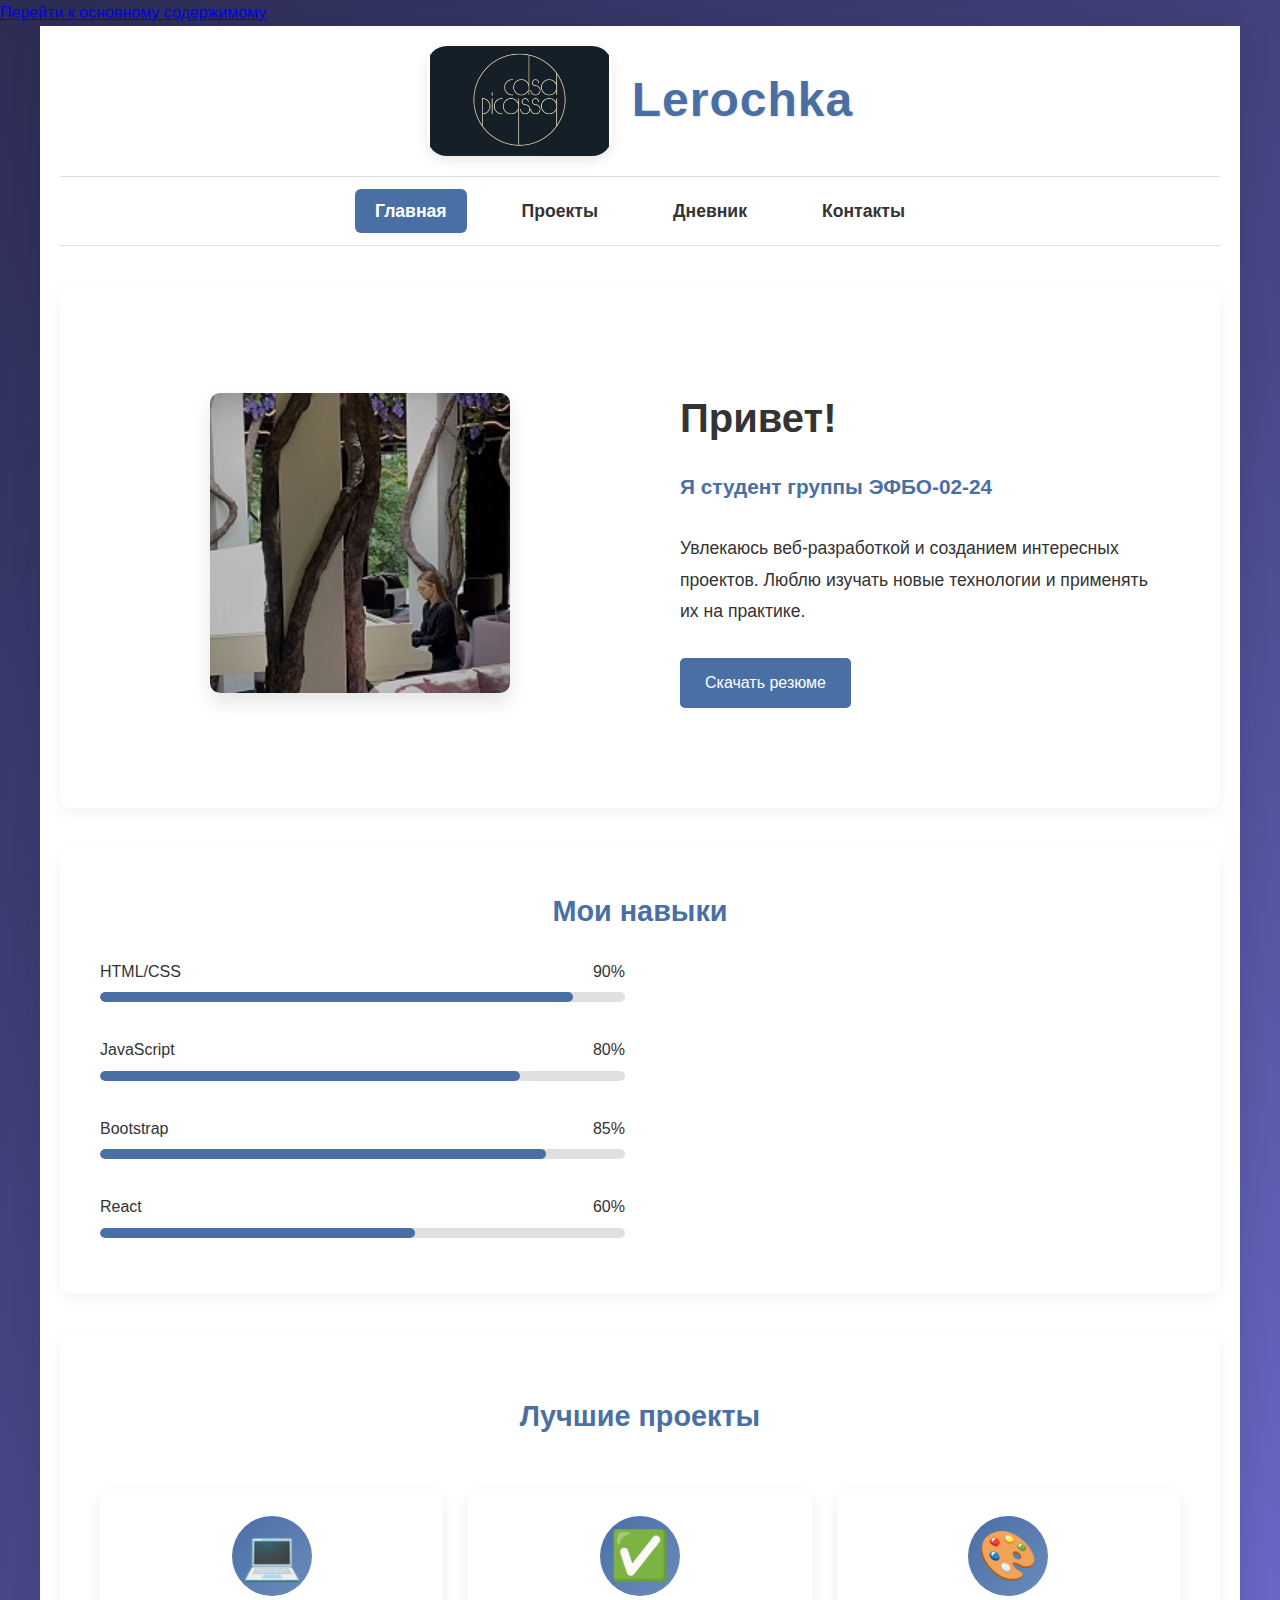
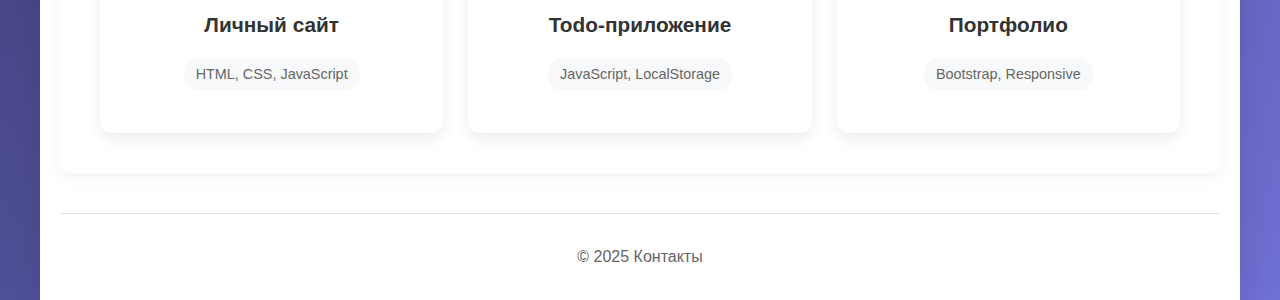
<file: index.html>
<!DOCTYPE html>
<html lang="ru" data-theme="light">
<head>
    <meta charset="UTF-8">
    <meta name="viewport" content="width=device-width, initial-scale=1.0, viewport-fit=cover">
    <title>Портфолио</title>
    <link rel="stylesheet" href="styles/styles.css">
</head>
<body>
    <a class="skip-link" href="#main">Перейти к основному содержимому</a>
    <div class="container">
        <header class="header">
            <div class="logo">
                <div class="logo-top">
                    <img src="images/logo.png" alt="LittleKitten" class="logo-image">
                    <h1 class="logo-text">Lerochka</h1>
                </div>
            </div>
        </header>
        
        <nav class="nav">
            <ul class="nav-list">
                <li class="nav-item nav-item--active">
                    <a class="nav-link" href="index.html">Главная</a>
                </li>
                <li class="nav-item">
                    <a class="nav-link" href="pages/projects.html">Проекты</a>
                </li>
                <li class="nav-item">
                    <a class="nav-link" href="pages/diary.html">Дневник</a>
                </li>
                <li class="nav-item">
                    <a class="nav-link" href="pages/contacts.html">Контакты</a>
                </li>
            </ul>
        </nav>
        
        <main id="main">
            <section class="skills-section">
                <section class="hero">
                    <div class="hero-image">
                        <figure class="hero_image">
                            <picture>
                                <img class="profile-photo" 
                                src="images/mypic-200.jpg" 
                                srcset="images/mypic-150.jpg 150w, images/mypic-200.jpg 200w, images/mypic-300.jpg 300w"
                                sizes="(max-width: 768px) 150px, 200px"
                                width="200" height="200"
                                alt="Фото студента"
                                fetchpriority="high">
                            </picture>
                        </figure>
                    </div>
                    <div class="hero-content">
                        <h1 class="hero-title">Привет!</h1>
                        <h2 class="hero-subtitle">Я студент группы ЭФБО-02-24</h2>
                        <p class="hero-text">Увлекаюсь веб-разработкой и созданием интересных проектов. Люблю изучать новые технологии и применять их на практике.</p>
                        <a href="assets/resume.pdf" class="btn">Скачать резюме</a>
                    </div>               
                </section>
            </section>
            
            <section class="skills-section">
                <h2 class="section-title">Мои навыки</h2>
                <div class="skills-container">
                    <div class="skills-list">
                        <div class="skill-item">
                            <div class="skill-name">
                                <span>HTML/CSS</span>
                                <span>90%</span>
                            </div>
                            <div class="skill-bar">
                                <div class="skill-progress html-progress"></div>
                            </div>
                        </div>
                        
                        <div class="skill-item">
                            <div class="skill-name">
                                <span>JavaScript</span>
                                <span>80%</span>
                            </div>
                            <div class="skill-bar">
                                <div class="skill-progress js-progress"></div>
                            </div>
                        </div>
                        
                        <div class="skill-item">
                            <div class="skill-name">
                                <span>Bootstrap</span>
                                <span>85%</span>
                            </div>
                            <div class="skill-bar">
                                <div class="skill-progress bootstrap-progress"></div>
                            </div>
                        </div>
                        
                        <div class="skill-item">
                            <div class="skill-name">
                                <span>React</span>
                                <span>60%</span>
                            </div>
                            <div class="skill-bar">
                                <div class="skill-progress react-progress"></div>
                            </div>
                        </div>

                    </div>
                </div>
            </section>

            <section class="skills-section">
                <div class="projects-preview">
                    <h3 class="preview-title">Лучшие проекты</h3>
                    <div class="project-card-main" onclick="openProject('personal-site')">
                        <div class="project-icon">💻</div>
                        <h4 class="project-name">Личный сайт</h4>
                        <p class="project-tech">HTML, CSS, JavaScript</p>
                    </div>
                    <div class="project-card-main" onclick="openProject('todo-app')">
                        <div class="project-icon">✅</div>
                        <h4 class="project-name">Todo-приложение</h4>
                        <p class="project-tech">JavaScript, LocalStorage</p>
                    </div>
                    <div class="project-card-main" onclick="openProject('portfolio')">
                        <div class="project-icon">🎨</div>
                        <h4 class="project-name">Портфолио</h4>
                        <p class="project-tech">Bootstrap, Responsive</p>
                    </div>
                </div>
            </section>
        </main>

        <footer class="footer">
            <p>© 2025 Контакты</p>
        </footer>
    </div>
    <script src="/scripts/index.js"></script>
</body>
</html>
</file>
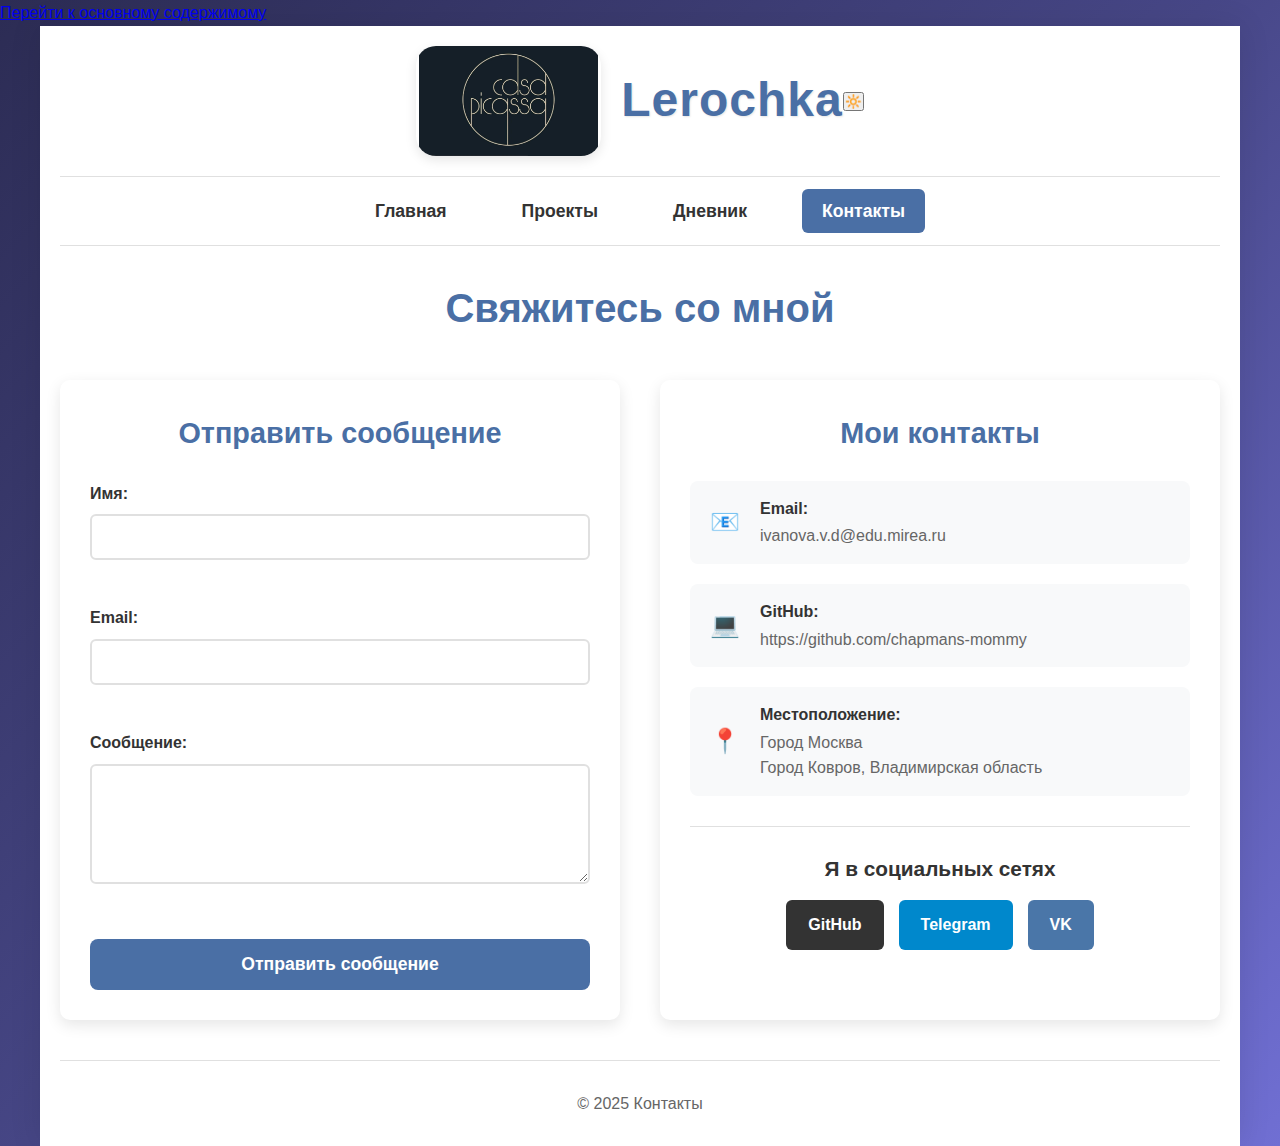
<file: pages/contacts.html>
<!DOCTYPE html>
<html lang="ru">
<head>
    <meta charset="UTF-8">
    <meta name="viewport" content="width=device-width, initial-scale=1, viewport-fit=cover">
    <title>Контакты - Портфолио</title>
    <link rel="stylesheet" href="../styles/styles.css">
</head>
<body>
    <a class="skip-link" href="#main">Перейти к основному содержимому</a>
    <div class="container">
        <header class="header">
            <div class="logo">
                <div class="logo-top">
                    <img src="../images/logo.png" alt="LittleKitten" class="logo-image">
                    <h1 class="logo-text">Lerochka</h1>
                </div>
            </div>
            <div class="theme-switcher">
                <button class="theme-toggle" id="themeToggle" aria-label="Переключить тему">
                    <span class="theme-icon">🔆</span>
                </button>
            </div>
        </header>
        
        <nav class="nav">
            <ul class="nav-list">
                <li class="nav-item">
                    <a class="nav-link" href="../index.html">Главная</a>
                </li>
                <li class="nav-item">
                    <a class="nav-link" href="projects.html">Проекты</a>
                </li>
                <li class="nav-item">
                    <a class="nav-link" href="diary.html">Дневник</a>
                </li>
                <li class="nav-item nav-item--active">
                    <a class="nav-link" href="contacts.html">Контакты</a>
                </li>
            </ul>
        </nav>
        
        <main id="main">
            <h1 class="page-title">Свяжитесь со мной</h1>
            
            <div class="contacts-container">
                <section class="contact-form-section">
                    <h2 class="section-title">Отправить сообщение</h2>
                    <form class="contact-form" id="contactForm">
                        <div class="form-group">
                            <label for="name" class="form-label">Имя:</label>
                            <input type="text" id="name" name="name" class="form-input" required>
                            <span class="error-message" id="nameError"></span>
                        </div>
                        
                        <div class="form-group">
                            <label for="email" class="form-label">Email:</label>
                            <input type="email" id="email" name="email" class="form-input" required>
                            <span class="error-message" id="emailError"></span>
                        </div>
                        
                        <div class="form-group">
                            <label for="message" class="form-label">Сообщение:</label>
                            <textarea id="message" name="message" class="form-textarea" rows="5" required></textarea>
                            <span class="error-message" id="messageError"></span>
                        </div>
                        
                        <button type="submit" class="submit-btn">Отправить сообщение</button>
                    </form>
                </section>
                
                <section class="contact-info-section">
                    <h2 class="section-title">Мои контакты</h2>
                    <div class="contact-info">
                        <div class="contact-item">
                            <span class="contact-icon">📧</span>
                            <div class="contact-details">
                                <strong>Email:</strong>
                                <span>ivanova.v.d@edu.mirea.ru</span>
                            </div>
                        </div>
                        
                        <div class="contact-item">
                            <span class="contact-icon">💻</span>
                            <div class="contact-details">
                                <strong>GitHub:</strong>
                                <span>https://github.com/chapmans-mommy</span>
                            </div>
                        </div>
                        
                        <div class="contact-item">
                            <span class="contact-icon">📍</span>
                            <div class="contact-details">
                                <strong>Местоположение:</strong>
                                <span>Город Москва</span>
                                <span>Город Ковров, Владимирская область</span>
                            </div>
                        </div>
                    </div>
                    
                    <div class="social-links">
                        <h3 class="social-title">Я в социальных сетях</h3>
                        <div class="social-buttons">
                            <a href="https://github.com/chapmans-mommy" class="social-btn github">GitHub</a>
                            <a href="#" class="social-btn telegram">Telegram</a>
                            <a href="https://vk.com/vlncent_van_gogh" class="social-btn vk">VK</a>
                        </div>
                    </div>
                </section>
            </div>
        </main>
        
        <footer class="footer">
            <p>© 2025 Контакты</p>
        </footer>
    </div>

    <div id="successModal" class="modal">
        <div class="modal-content">
            <div class="modal-header">
                <h2 class="modal-title">Сообщение отправлено!</h2>
                <button class="close-btn" onclick="contacts.closeModal('successModal')">&times;</button>
            </div>
            <div class="modal-body">
                <div class="modal-icon">✅</div>
                <p class="modal-description">
                    Спасибо за ваше сообщение! Я свяжусь с вами в ближайшее время.
                </p>
                <button class="modal-btn" onclick="contacts.closeModal('successModal')">Хорошо</button>
            </div>
        </div>
    </div>

    <script src="../scripts/contacts-script.js"></script>
    <script src="../scripts/theme.js"></script>
</body>
</html>
</file>
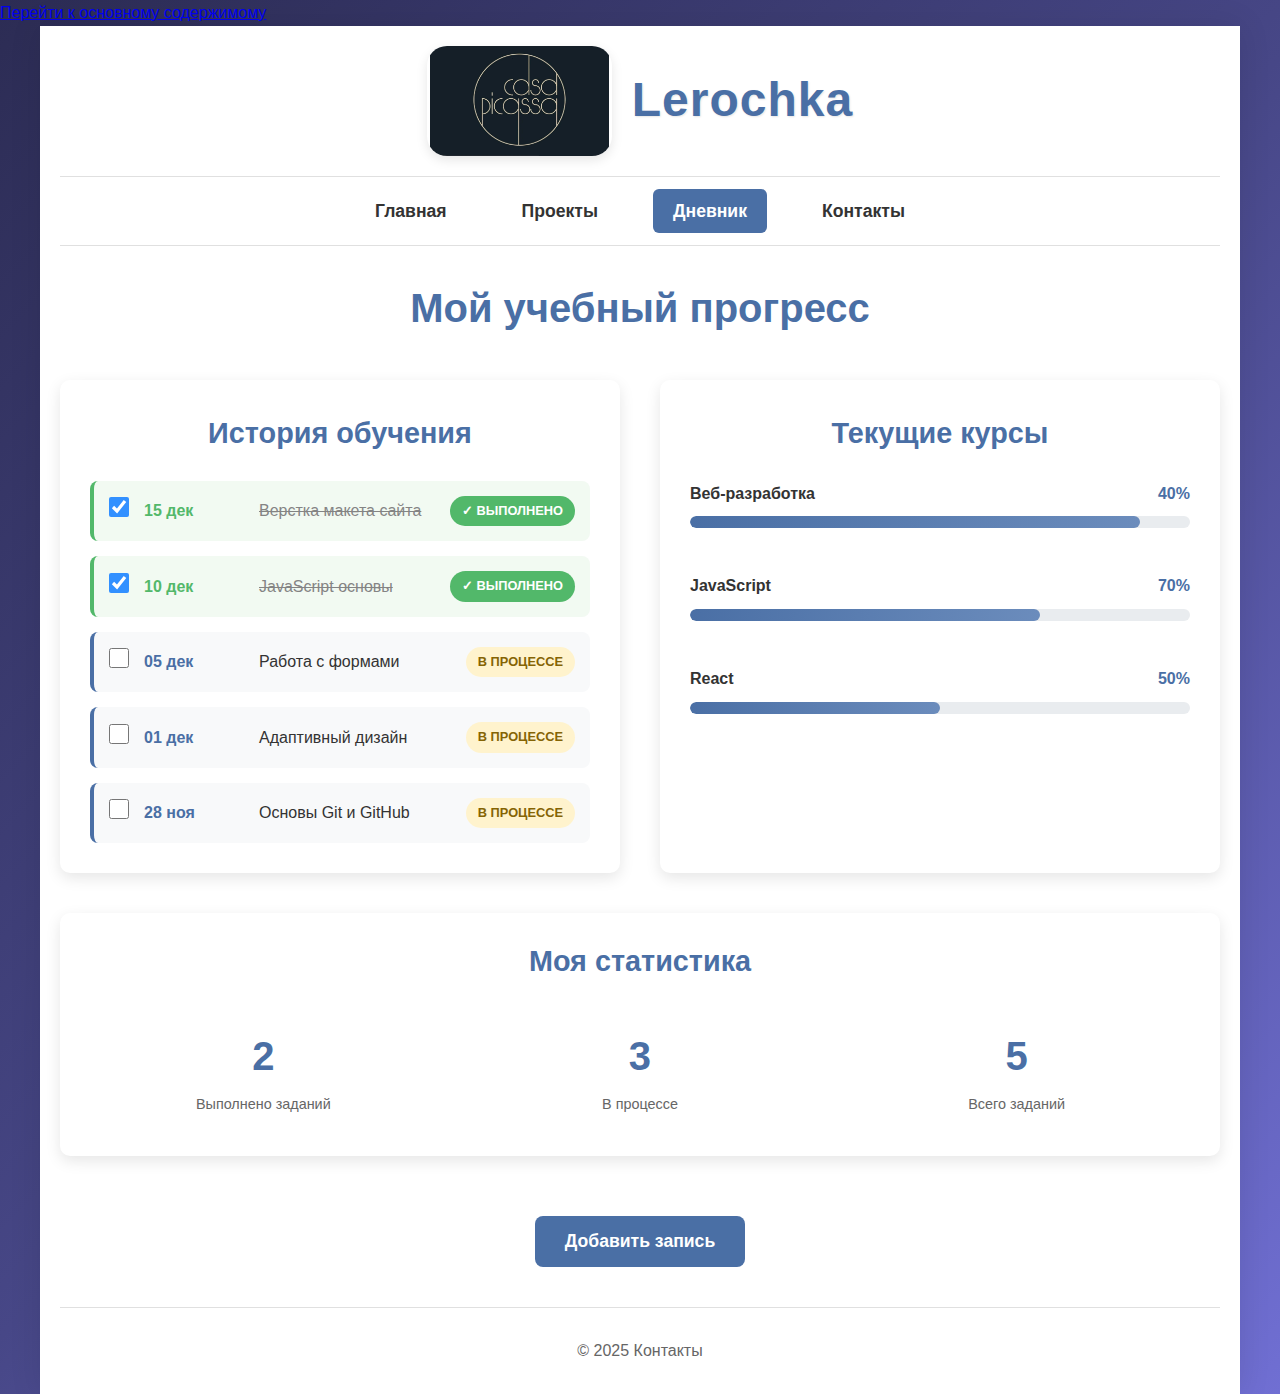
<file: pages/diary.html>
<!DOCTYPE html>
<html lang="ru">
<head>
    <meta charset="UTF-8">
    <meta name="viewport" content="width=device-width, initial-scale=1.0, viewport-fit=cover">
    <title>Портфолио</title>
    <link rel="stylesheet" href="../styles/styles.css">
</head>
<body>
    <a class="skip-link" href="#main">Перейти к основному содержимому</a>
    <div class="container">
        <header class="header">
            <div class="logo">
                <div class="logo-top">
                    <img src="../images/logo.png" alt="LittleKitten" class="logo-image">
                    <h1 class="logo-text">Lerochka</h1>
                </div>
            </div>
        </header>
        
        <nav class="nav">
            <ul class="nav-list">
                <li class="nav-item">
                    <a class="nav-link" href="../index.html">Главная</a>
                </li>
                <li class="nav-item">
                    <a class="nav-link" href="projects.html">Проекты</a>
                </li>
                <li class="nav-item nav-item--active">
                    <a class="nav-link" href="diary.html">Дневник</a>
                </li>
                <li class="nav-item">
                    <a class="nav-link" href="contacts.html">Контакты</a>
                </li>
            </ul>
        </nav>
        
        <mmain id="main"ain>
            <h1 class="page-title">Мой учебный прогресс</h1>
            
            <div class="diary-container">
                <section class="progress-section">
                    <h2 class="section-title">История обучения</h2>
                    <div class="progress-list">
                        <div class="progress-item completed" data-task-id="1">
                            <div class="progress-checkbox">
                                <input type="checkbox" checked onchange="diary.toggleTask(this)">
                            </div>
                            <span class="progress-date">15 дек</span>
                            <span class="progress-text">Верстка макета сайта</span>
                            <span class="progress-status status-completed">✓ выполнено</span>
                        </div>
                        
                        <div class="progress-item completed" data-task-id="2">
                            <div class="progress-checkbox">
                                <input type="checkbox" checked onchange="diary.toggleTask(this)">
                            </div>
                            <span class="progress-date">10 дек</span>
                            <span class="progress-text">JavaScript основы</span>
                            <span class="progress-status status-completed">✓ выполнено</span>
                        </div>
                        
                        <div class="progress-item" data-task-id="3">
                            <div class="progress-checkbox">
                                <input type="checkbox" onchange="diary.toggleTask(this)">
                            </div>
                            <span class="progress-date">05 дек</span>
                            <span class="progress-text">Работа с формами</span>
                            <span class="progress-status status-in-progress">в процессе</span>
                        </div>
                        
                        <div class="progress-item" data-task-id="4">
                            <div class="progress-checkbox">
                                <input type="checkbox" onchange="diary.toggleTask(this)">
                            </div>
                            <span class="progress-date">01 дек</span>
                            <span class="progress-text">Адаптивный дизайн</span>
                            <span class="progress-status status-in-progress">в процессе</span>
                        </div>
                        
                        <div class="progress-item" data-task-id="5">
                            <div class="progress-checkbox">
                                <input type="checkbox" onchange="diary.toggleTask(this)">
                            </div>
                            <span class="progress-date">28 ноя</span>
                            <span class="progress-text">Основы Git и GitHub</span>
                            <span class="progress-status status-in-progress">в процессе</span>
                        </div>
                    </div>
                </section>
                
                <section class="courses-section">
                    <h2 class="section-title">Текущие курсы</h2>
                    <div class="courses-list">
                        <div class="course-item">
                            <div class="course-header">
                                <span class="course-name">Веб-разработка</span>
                                <span class="course-percentage">90%</span>
                            </div>
                            <div class="course-progress-bar">
                                <div class="course-progress" style="width: 90%"></div>
                            </div>
                        </div>
                        
                        <div class="course-item">
                            <div class="course-header">
                                <span class="course-name">JavaScript</span>
                                <span class="course-percentage">70%</span>
                            </div>
                            <div class="course-progress-bar">
                                <div class="course-progress" style="width: 70%"></div>
                            </div>
                        </div>
                        
                        <div class="course-item">
                            <div class="course-header">
                                <span class="course-name">React</span>
                                <span class="course-percentage">50%</span>
                            </div>
                            <div class="course-progress-bar">
                                <div class="course-progress" style="width: 50%"></div>
                            </div>
                        </div>
                    </div>
                </section>
                
                <section class="stats-section">
                    <h2 class="section-title">Моя статистика</h2>
                    <div class="stats-grid">
                        <div class="stat-item">
                            <div class="stat-number" id="completed-count">2</div>
                            <div class="stat-label">Выполнено заданий</div>
                        </div>
                        <div class="stat-item">
                            <div class="stat-number" id="in-progress-count">3</div>
                            <div class="stat-label">В процессе</div>
                        </div>
                        <div class="stat-item">
                            <div class="stat-number" id="total-count">5</div>
                            <div class="stat-label">Всего заданий</div>
                        </div>
                    </div>
                </section>
                
                <div class="add-entry-section">
                    <button class="add-entry-btn" onclick="diary.addNewTask()">Добавить запись</button>
                </div>
            </div>
        </mmain>
        
        <footer class="footer">
            <p>© 2025 Контакты</p>
        </footer>
    </div>
    <script src="../scripts/diary-script.js"></script>
</body>
</html>
</file>
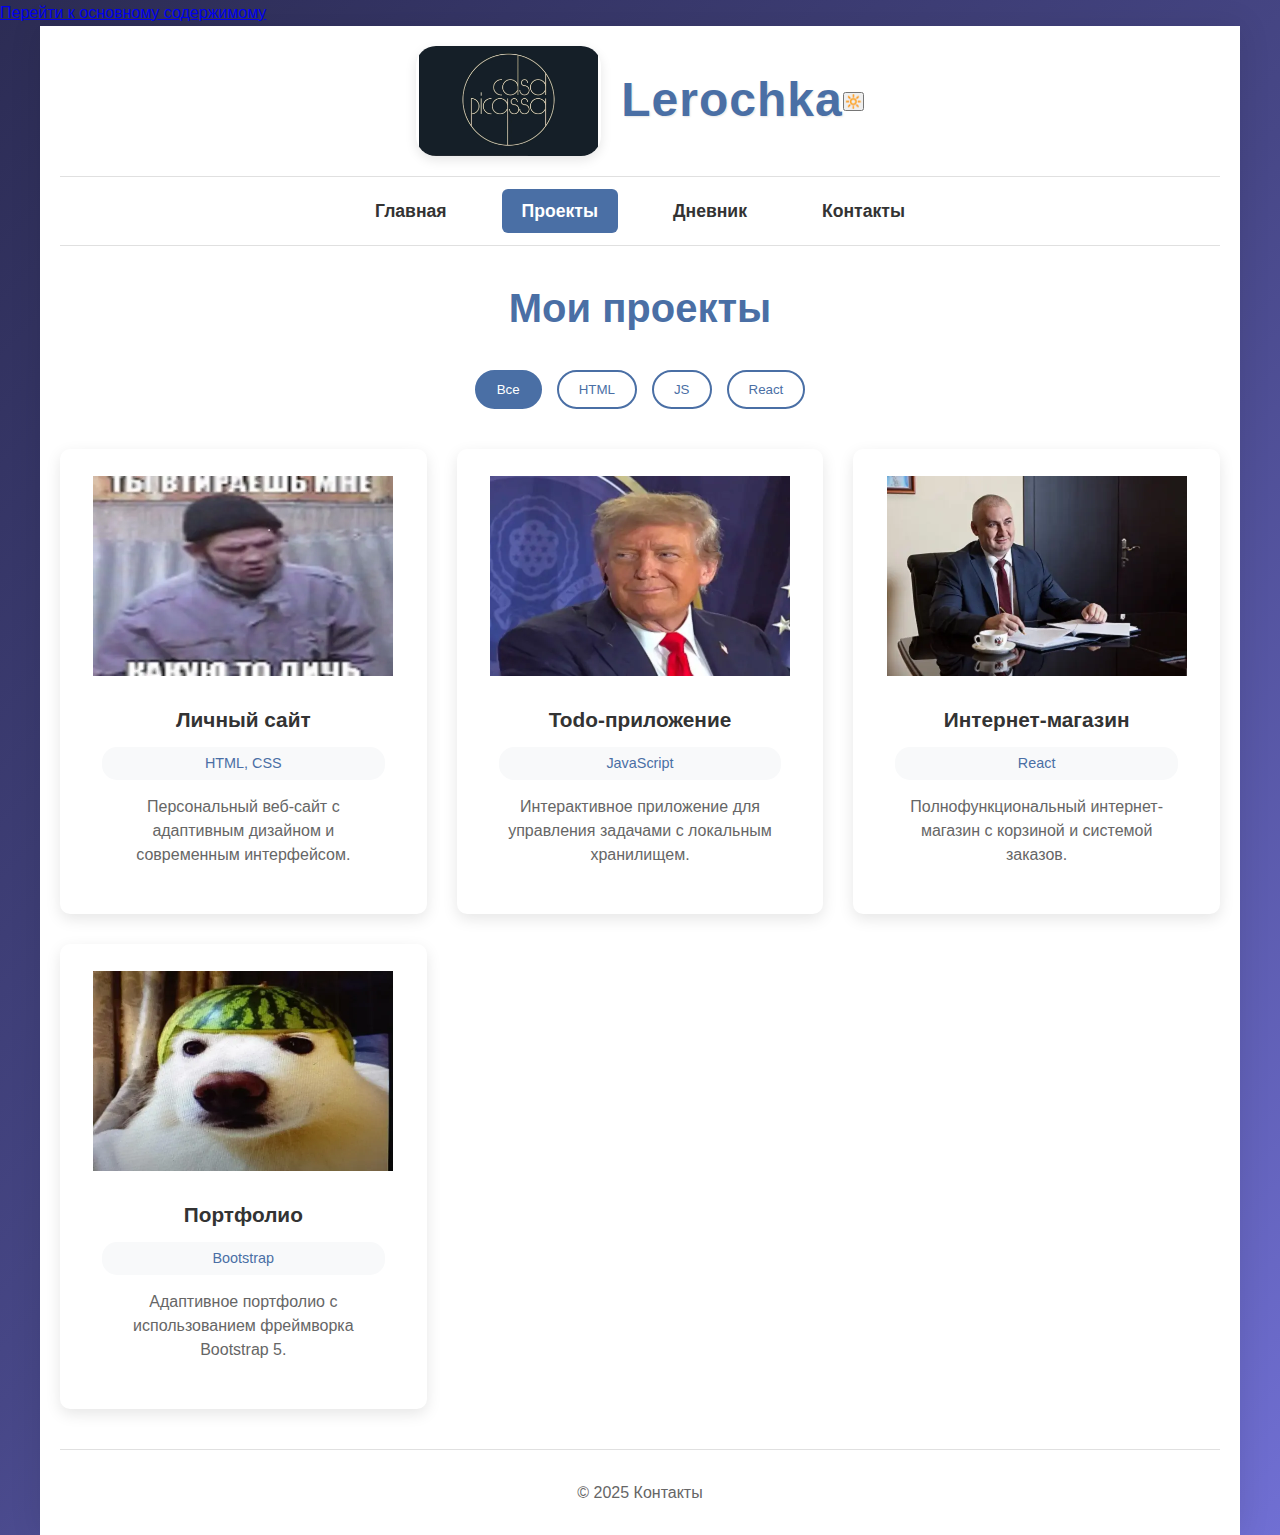
<file: pages/projects.html>
<!DOCTYPE html>
<html lang="ru">
<head>
    <meta charset="UTF-8">
    <meta name="viewport" content="width=device-width, initial-scale=1.0, viewport-fit=cover">
    <title>Проекты - Портфолио</title>
    <link rel="stylesheet" href="../styles/styles.css">
</head>
<body>
    <a class="skip-link" href="#main">Перейти к основному содержимому</a>
    <div class="container">
        <header class="header">
            <div class="logo">
                <div class="logo-top">
                    <img src="../images/logo.png" alt="LittleKitten" class="logo-image">
                    <h1 class="logo-text">Lerochka</h1>
                </div>
            </div>
            <div class="theme-switcher">
                <button class="theme-toggle" id="themeToggle" aria-label="Переключить тему">
                    <span class="theme-icon">🔆</span>
                </button>
            </div>
        </header>
        
        <nav class="nav">
            <ul class="nav-list">
                <li class="nav-item">
                    <a class="nav-link" href="../index.html">Главная</a>
                </li>
                <li class="nav-item nav-item--active">
                    <a class="nav-link" href="projects.html">Проекты</a>
                </li>
                <li class="nav-item">
                    <a class="nav-link" href="diary.html">Дневник</a>
                </li>
                <li class="nav-item">
                    <a class="nav-link" href="contacts.html">Контакты</a>
                </li>
            </ul>
        </nav>
        
        <main id="main">
            <h1 class="page-title">Мои проекты</h1>
            
            <div class="filters">
                <button class="filter-btn active" data-filter="all">Все</button>
                <button class="filter-btn" data-filter="html">HTML</button>
                <button class="filter-btn" data-filter="js">JS</button>
                <button class="filter-btn" data-filter="react">React</button>
            </div>
            
            <section class="projects-area">
                <div class="projects-grid">
                    <!-- Проект 1 -->
                    <div class="project-card" data-category="html" data-project="personal-site" onclick="openModal('modal1')">
                        <picture>
                            <source srcset="../images/project1-150.webp 150w,
                                           ../images/project1-300.webp 300w,
                                           ../images/project1-600.webp 600w"
                                    type="image/webp"
                                    sizes="(max-width: 768px) 150px, 
                                           (max-width: 1200px) 300px,
                                           400px">
                            
                            <source srcset="../images/project1-150.jpg 150w,
                                           ../images/project1-300.jpg 300w,
                                           ../images/project1-600.jpg 600w"
                                    type="image/jpeg"
                                    sizes="(max-width: 768px) 150px, 
                                           (max-width: 1200px) 300px,
                                           400px">
                            
                            <img class="project-preview-image" 
                                 src="../images/project1-300.jpg"
                                 width="300" 
                                 height="200"
                                 alt="Главная страница личного сайта"
                                 loading="lazy">
                        </picture>
                        <div class="project-content">
                            <h3 class="project-title">Личный сайт</h3>
                            <span class="project-tech">HTML, CSS</span>
                            <p class="project-description">Персональный веб-сайт с адаптивным дизайном и современным интерфейсом.</p>
                        </div>
                    </div>
                    
                    <!-- Проект 2 -->
                    <div class="project-card" data-category="js" data-project="todo-app" onclick="openModal('modal2')">
                        <picture>
                            <source srcset="../images/project2-150.webp 150w,
                                           ../images/project2-300.webp 300w,
                                           ../images/project2-600.webp 600w"
                                    type="image/webp"
                                    sizes="(max-width: 768px) 150px, 
                                           (max-width: 1200px) 300px,
                                           400px">
                            
                            <source srcset="../images/project2-150.jpg 150w,
                                           ../images/project2-300.jpg 300w,
                                           ../images/project2-600.jpg 600w"
                                    type="image/jpeg"
                                    sizes="(max-width: 768px) 150px, 
                                           (max-width: 1200px) 300px,
                                           400px">
                            
                            <img class="project-preview-image" 
                                 src="../images/project2-300.jpg"
                                 width="300" 
                                 height="200"
                                 alt="Главная страница личного сайта"
                                 loading="lazy">
                        </picture>
                        <div class="project-content">
                            <h3 class="project-title">Todo-приложение</h3>
                            <span class="project-tech">JavaScript</span>
                            <p class="project-description">Интерактивное приложение для управления задачами с локальным хранилищем.</p>
                        </div>
                    </div>
                    
                    <!-- Проект 3 -->
                    <div class="project-card" data-category="react" data-project="react-shop" onclick="openModal('modal3')">
                        <picture>
                            <source srcset="../images/project4-150.webp 150w,
                                           ../images/project4-300.webp 300w,
                                           ../images/project4-600.webp 600w"
                                    type="image/webp"
                                    sizes="(max-width: 768px) 150px, 
                                           (max-width: 1200px) 300px,
                                           400px">
                            
                            <source srcset="../images/project4-150.jpg 150w,
                                           ../images/project4-300.jpg 300w,
                                           ../images/project4-600.jpg 600w"
                                    type="image/jpeg"
                                    sizes="(max-width: 768px) 150px, 
                                           (max-width: 1200px) 300px,
                                           400px">
                            
                            <img class="project-preview-image" 
                                 src="../images/project4-300.jpg"
                                 width="300" 
                                 height="200"
                                 alt="Главная страница личного сайта"
                                 loading="lazy">
                        </picture>
                        <div class="project-content">
                            <h3 class="project-title">Интернет-магазин</h3>
                            <span class="project-tech">React</span>
                            <p class="project-description">Полнофункциональный интернет-магазин с корзиной и системой заказов.</p>
                        </div>
                    </div>
                    
                    <!-- Проект 4 -->
                    <div class="project-card" data-category="html" data-project="portfolio" onclick="openModal('modal4')">
                        <picture>
                            <source srcset="../images/project3-150.webp 150w,
                                           ../images/project3-300.webp 300w,
                                           ../images/project3-600.webp 600w"
                                    type="image/webp"
                                    sizes="(max-width: 768px) 150px, 
                                           (max-width: 1200px) 300px,
                                           400px">
                            
                            <source srcset="../images/project3-150.jpg 150w,
                                           ../images/project3-300.jpg 300w,
                                           ../images/project3-600.jpg 600w"
                                    type="image/jpeg"
                                    sizes="(max-width: 768px) 150px, 
                                           (max-width: 1200px) 300px,
                                           400px">
                            
                            <img class="project-preview-image" 
                                 src="../images/project3-300.jpg"
                                 width="300" 
                                 height="200"
                                 alt="Главная страница личного сайта"
                                 loading="lazy">
                        </picture>
                        <div class="project-content">
                            <h3 class="project-title">Портфолио</h3>
                            <span class="project-tech">Bootstrap</span>
                            <p class="project-description">Адаптивное портфолио с использованием фреймворка Bootstrap 5.</p>
                        </div>
                    </div>
                </div>
            </section>
        </main>
        
        <footer class="footer">
            <p>© 2025 Контакты</p>
        </footer>
    </div>

    <!-- Модальные окна -->
    <div id="modal1" class="modal">
        <div class="modal-content">
            <div class="modal-header">
                <h2 class="modal-title">Личный сайт</h2>
                <button class="close-btn" onclick="closeModal('modal1')">&times;</button>
            </div>
            <div class="modal-body">
                <picture>
                    <source srcset="/images/project1-details.webp" type="image/webp">
                    <source srcset="/images/project1-details.jpg" type="image/jpeg">
                    <img class="modal-image" 
                         src="/images/project1-details.jpg"
                         alt="Детали проекта Личный сайт"
                         loading="eager">
                </picture>
                <p class="modal-description">
                    Полнофункциональный личный веб-сайт с адаптивным дизайном, созданный с использованием чистого HTML и CSS. 
                    Сайт включает в себя главную страницу, портфолио проектов, блог и контактную форму. 
                </p>
                <div class="modal-links">
                    <a href="#" class="modal-link">Живая версия</a>
                    <a href="#" class="modal-link">Исходный код</a>
                </div>
            </div>
        </div>
    </div>

    <div id="modal2" class="modal">
        <div class="modal-content">
            <div class="modal-header">
                <h2 class="modal-title">Todo-приложение</h2>
                <button class="close-btn" onclick="closeModal('modal2')">&times;</button>
            </div>
            <div class="modal-body">
                <picture>
                    <source srcset="/images/project2-detailed.webp" type="image/webp">
                    <source srcset="/images/project2-detailed.jpg" type="image/jpeg">
                    <img class="modal-image" 
                         src="/images/project2-detailed.jpg"
                         alt="Детали проекта Todo-приложение"
                         loading="eager">
                </picture>
                <p class="modal-description">
                    Интерактивное приложение для управления задачами, разработанное на чистом JavaScript. 
                    Функциональность включает добавление, редактирование, удаление и отметку выполненных задач. 
                    Данные сохраняются в локальном хранилище браузера. 
                </p>
                <div class="modal-links">
                    <a href="#" class="modal-link">Живая версия</a>
                    <a href="#" class="modal-link">Исходный код</a>
                </div>
            </div>
        </div>
    </div>
 
    <div id="modal3" class="modal">
        <div class="modal-content">
            <div class="modal-header">
                <h2 class="modal-title">Интернет-магазин</h2>
                <button class="close-btn" onclick="closeModal('modal3')">&times;</button>
            </div>
            <div class="modal-body">
                <picture>
                    <source srcset="/images/project3-details.webp" type="image/webp">
                    <source srcset="/images/project3-details.jpg" type="image/jpeg">
                    <img class="modal-image" 
                         src="/images/project3-details.jpg"
                         alt="Детали проекта Личный сайт"
                         loading="eager">
                </picture>
                <p class="modal-description">
                    Полнофункциональный интернет-магазин на React с использованием современных хуков и контекста для управления состоянием. 
                    Включает каталог товаров, корзину покупок, систему фильтрации и поиска, а также оформление заказов. 
                </p>
                <div class="modal-links">
                    <a href="#" class="modal-link">Живая версия</a>
                    <a href="#" class="modal-link">Исходный код</a>
                </div>
            </div>
        </div>
    </div>
    
    <div id="modal4" class="modal">
        <div class="modal-content">
            <div class="modal-header">
                <h2 class="modal-title">Портфолио</h2>
                <button class="close-btn" onclick="closeModal('modal4')">&times;</button>
            </div>
            <div class="modal-body">
                <picture>
                    <source srcset="/images/project4-details.webp" type="image/webp">
                    <source srcset="/images/project4-details.jpg" type="image/jpeg">
                    <img class="modal-image" 
                         src="/images/project4-details.jpg"
                         alt="Детали проекта Личный сайт"
                         loading="eager">
                </picture>
                <p class="modal-description">
                    Адаптивное портфолио, созданное с использованием Bootstrap 5. Сайт полностью responsive и корректно отображается 
                    на всех типах устройств. Включает галерею проектов, интерактивные элементы и современные UI-компоненты. 
                </p>
                <div class="modal-links">
                    <a href="#" class="modal-link">Живая версия</a>
                    <a href="#" class="modal-link">Исходный код</a>
                </div>
            </div>
        </div>
    </div>
    <script src="../scripts/projects-script.js"></script>
</body>
</html>
</file>
<file: styles/styles.css>
* {
    margin: 0;
    padding: 0;
    box-sizing: border-box;
}

body {
    font-family: 'Segoe UI', Tahoma, Geneva, Verdana, sans-serif;
    line-height: 1.6;
    color: #333;
    background: linear-gradient(135deg, #2c2c54 0%, #474787 50%, #706fd3 100%);
    min-height: 100vh;
    margin: 0;
    padding: 0;
    
}

.container {
    max-width: 1200px;
    margin: 0 auto;
    padding: 0 20px;
    background: white;
    min-height: 100vh;
    box-shadow: 0 0 30px rgba(0, 0, 0, 0.1);
}

.header {
    display: flex;
    justify-content: center;
    align-items: center;
    padding: 20px 0;
    border-bottom: 1px solid #e0e0e0;
}

.logo {
    display: flex;
    align-items: center;
    gap: 20px;
}

.logo-top {
    display: flex;
    align-items: center;
    gap: 20px;
}

.logo-image {
    width: 185px;
    height: 110px;
    object-fit: contain;
    border-radius: 20px;
    transition: transform 0.3s ease;
    box-shadow: 0 4px 12px rgba(0, 0, 0, 0.1);
}

.logo-image:hover {
    transform: scale(1.05);
}

.logo-text {
    font-size: 3rem;
    font-weight: 700;
    color: #4a6fa5;
    letter-spacing: 1px;
    margin: 0;
    text-shadow: 1px 1px 2px rgba(0, 0, 0, 0.1);
}

.student-name {
    font-size: 2.2rem;
    font-weight: 700;
    color: #4a6fa5;
    margin: 0;
    letter-spacing: 2;
}

/* Navigation */
.nav {
    margin: 20px 0;
    padding-bottom: 20px;
    display: flex;
    justify-content: center; 
    border-bottom: 1px solid #e0e0e0;
}

.nav-list {
    display: flex;
    list-style: none;
    gap: 35px; 
}

.nav-link {
    text-decoration: none;
    color: #333;
    font-weight: 600; 
    padding: 12px 20px; 
    border-radius: 6px;
    transition: all 0.3s ease;
    font-size: 1.1rem; 
}

.nav-link:hover {
    background-color: #4a6fa5;
    color: white;
    transform: translateY(-2px); 
}

.nav-item--active .nav-link {
    background-color: #4a6fa5;
    color: white;
}

/* Page Title */
.page-title {
    font-size: 2.5rem;
    text-align: center;
    margin: 30px 0;
    color: #4a6fa5;
}

/* Diary Layout */
.diary-container {
    display: grid;
    grid-template-columns: 1fr 1fr;
    gap: 40px;
    margin: 40px 0;
}

/* Progress Section */
.progress-section {
    background: white;
    padding: 30px;
    border-radius: 10px;
    box-shadow: 0 5px 15px rgba(0, 0, 0, 0.1);
}

.section-title {
    font-size: 1.8rem;
    margin-bottom: 25px;
    color: #4a6fa5;
    text-align: center;
}

/* Progress List */
.progress-list {
    display: flex;
    flex-direction: column;
    gap: 15px;
}

.progress-item {
    display: flex;
    align-items: center;
    padding: 15px;
    background: #f8f9fa;
    border-radius: 8px;
    border-left: 4px solid #4a6fa5;
    transition: all 0.3s ease;
}

.progress-item.completed {
    background: #f0f9f0;
    border-left-color: #28a745;
    opacity: 0.8;
}

.progress-checkbox {
    margin-right: 15px;
    cursor: pointer;
}

.progress-checkbox input {
    width: 20px;
    height: 20px;
    cursor: pointer;
}

.progress-date {
    font-weight: 600;
    color: #4a6fa5;
    min-width: 100px;
}

.progress-item.completed .progress-date {
    color: #28a745;
}

.progress-text {
    flex-grow: 1;
    margin: 0 15px;
    transition: all 0.3s ease;
}

.progress-item.completed .progress-text {
    text-decoration: line-through;
    color: #666;
}

.progress-status {
    padding: 5px 12px;
    border-radius: 20px;
    font-size: 0.8rem;
    font-weight: 600;
    text-transform: uppercase;
    transition: all 0.3s ease;
}

.status-completed {
    background: #d4edda;
    color: #155724;
}

.status-in-progress {
    background: #fff3cd;
    color: #856404;
}

.progress-item.completed .progress-status {
    background: #28a745;
    color: white;
}

/* Projects Preview Section */
.preview-title {
    grid-column: 1 / -1;
    text-align: center;
    margin-bottom: 25px;
    color: #4a6fa5;
    font-size: 1.8rem;
}

.projects-preview {
    display: grid;
    grid-template-columns: repeat(3, 1fr);
    gap: 25px;
    margin-top: 20px;
}

.project-card {
    background: white;
    border-radius: 12px;
    padding: 25px 20px;
    text-align: center;
    box-shadow: 0 5px 15px rgba(0, 0, 0, 0.08);
    transition: all 0.3s ease;
    cursor: pointer;
    border: 2px solid transparent;
    display: flex;
    flex-direction: column;
    align-items: center;
    min-height: 200px;
}

.project-card:hover {
    transform: translateY(-8px);
    box-shadow: 0 12px 25px rgba(0, 0, 0, 0.15);
    border-color: #4a6fa5;
}

.project-icon {
    font-size: 3rem;
    margin-bottom: 15px;
    width: 80px;
    height: 80px;
    display: flex;
    align-items: center;
    justify-content: center;
    background: linear-gradient(135deg, #4a6fa5, #6b8cbc);
    border-radius: 50%;
    color: white;
}

.project-name {
    font-size: 1.3rem;
    font-weight: 600;
    color: #333;
    margin-bottom: 10px;
}

.project-tech {
    color: #666;
    font-size: 0.9rem;
    margin-top: auto;
    padding: 5px 12px;
    background: #f8f9fa;
    border-radius: 15px;
    font-weight: 500;
}

/* Courses Section */
.courses-section {
    background: white;
    padding: 30px;
    border-radius: 10px;
    box-shadow: 0 5px 15px rgba(0, 0, 0, 0.1);
}

.courses-list {
    display: flex;
    flex-direction: column;
    gap: 25px;
}

.course-item {
    margin-bottom: 20px;
}

.course-header {
    display: flex;
    justify-content: space-between;
    align-items: center;
    margin-bottom: 10px;
}

.course-name {
    font-weight: 600;
    color: #333;
}

.course-percentage {
    font-weight: 600;
    color: #4a6fa5;
}

.course-progress-bar {
    height: 12px;
    background: #e9ecef;
    border-radius: 6px;
    overflow: hidden;
}

.course-progress {
    height: 100%;
    background: linear-gradient(90deg, #4a6fa5, #6b8cbc);
    border-radius: 6px;
    transition: width 0.5s ease;
}

/* Add Entry Section */
.add-entry-section {
    grid-column: 1 / -1;
    text-align: center;
    margin-top: 20px;
}

.add-entry-btn {
    background: #4a6fa5;
    color: white;
    border: none;
    padding: 15px 30px;
    border-radius: 8px;
    font-size: 1.1rem;
    font-weight: 600;
    cursor: pointer;
    transition: all 0.3s ease;
}

.add-entry-btn:hover {
    background: #3a5a85;
    transform: translateY(-2px);
    box-shadow: 0 5px 15px rgba(0, 0, 0, 0.2);
}

/* Stats Section */
.stats-section {
    grid-column: 1 / -1;
    background: white;
    padding: 25px;
    border-radius: 10px;
    box-shadow: 0 5px 15px rgba(0, 0, 0, 0.1);
    text-align: center;
}

.stats-grid {
    display: grid;
    grid-template-columns: repeat(3, 1fr);
    gap: 20px;
    margin-top: 15px;
}

.stat-item {
    padding: 15px;
}

.stat-number {
    font-size: 2.5rem;
    font-weight: 700;
    color: #4a6fa5;
    margin-bottom: 5px;
}

.stat-label {
    color: #666;
    font-size: 0.9rem;
}


/* Filters */
.filters {
    display: flex;
    justify-content: center;
    gap: 15px;
    margin: 30px 0;
    flex-wrap: wrap;
}

.filter-btn {
    padding: 10px 20px;
    border: 2px solid #4a6fa5;
    background: white;
    color: #4a6fa5;
    border-radius: 25px;
    cursor: pointer;
    transition: all 0.3s ease;
    font-weight: 500;
}

.filter-btn:hover, .filter-btn.active {
    background: #4a6fa5;
    color: white;
}

/* Hero Section */
.hero {
    display: grid;
    grid-template-columns: 1fr 1fr;
    gap: 40px;
    margin: 40px 0;
    align-items: center;
}

.hero-content {
    padding: 20px;
}

.hero-title {
    font-size: 2.5rem;
    margin-bottom: 20px;
    color: #333;
}

.hero-subtitle {
    font-size: 1.3rem;
    margin-bottom: 30px;
    color: #4a6fa5;
}

.hero-text {
    font-size: 1.1rem;
    margin-bottom: 30px;
    line-height: 1.8;
}

.btn {
    display: inline-block;
    background-color: #4a6fa5;
    color: white;
    padding: 12px 25px;
    border-radius: 5px;
    text-decoration: none;
    font-weight: 500;
    transition: all 0.3s ease;
}

.btn:hover {
    background-color: #3a5a85;
    transform: translateY(-3px);
}

.hero-image {
    text-align: center;
}

.profile-photo {
    width: 300px;
    height: 300px;
    border-radius: 10px;
    object-fit: cover;
    box-shadow: 0 10px 20px rgba(0, 0, 0, 0.1);
}

/* Projects Grid */
.projects-grid {
    display: grid;
    grid-template-columns: repeat(auto-fit, minmax(300px, 1fr));
    gap: 30px;
    margin: 40px 0;
}

.project-card {
    background: white;
    border-radius: 10px;
    overflow: hidden;
    box-shadow: 0 5px 15px rgba(0, 0, 0, 0.1);
    transition: all 0.3s ease;
    cursor: pointer;
}

.project-card:hover {
    transform: translateY(-10px);
    box-shadow: 0 15px 30px rgba(0, 0, 0, 0.15);
}

.project-image {
    width: 100%;
    height: 200px;
    background: #e0e0e0;
    display: flex;
    align-items: center;
    justify-content: center;
    font-size: 3rem;
    color: #4a6fa5;
}

.project-content {
    padding: 20px;
}

.project-title {
    font-size: 1.3rem;
    margin-bottom: 10px;
    color: #333;
}

.project-tech {
    color: #4a6fa5;
    font-weight: 500;
    margin-bottom: 15px;
    display: block;
}

.project-description {
    color: #666;
    line-height: 1.5;
}

/* Modal */
.modal {
    display: none;
    position: fixed;
    top: 0;
    left: 0;
    width: 100%;
    height: 100%;
    background: rgba(0, 0, 0, 0.8);
    z-index: 1000;
    overflow-y: auto;
}

.modal-content {
    background: white;
    margin: 50px auto;
    max-width: 800px;
    border-radius: 10px;
    position: relative;
    animation: modalAppear 0.3s ease;
}

@keyframes modalAppear {
    from {
        opacity: 0;
        transform: translateY(-50px);
    }
    to {
        opacity: 1;
        transform: translateY(0);
    }
}

.modal-header {
    padding: 20px;
    border-bottom: 1px solid #e0e0e0;
    display: flex;
    justify-content: space-between;
    align-items: center;
}

.modal-title {
    font-size: 1.8rem;
    color: #333;
}

.close-btn {
    background: none;
    border: none;
    font-size: 2rem;
    cursor: pointer;
    color: #666;
    transition: color 0.3s ease;
}

.close-btn:hover {
    color: #333;
}

.modal-body {
    padding: 20px;
}

.modal-image {
    width: 100%;
    height: 300px;
    background: #e0e0e0;
    margin-bottom: 20px;
    border-radius: 5px;
    display: flex;
    align-items: center;
    justify-content: center;
    font-size: 4rem;
    color: #4a6fa5;
}

.modal-description {
    margin-bottom: 20px;
    line-height: 1.6;
}

.modal-links {
    display: flex;
    gap: 15px;
    margin-top: 25px;
}

.modal-link {
    padding: 10px 20px;
    background: #4a6fa5;
    color: white;
    text-decoration: none;
    border-radius: 5px;
    transition: all 0.3s ease;
}

.modal-link:hover {
    background: #3a5a85;
    transform: translateY(-2px);
}


/* Skills Section */
.skills-section {
    background-color: white;
    padding: 40px;
    border-radius: 10px;
    box-shadow: 0 5px 15px rgba(0, 0, 0, 0.05);
    margin: 40px 0;
}

.section-title {
    font-size: 2rem;
    margin-bottom: 30px;
    color: #4a6fa5;
    text-align: center;
}

.skills-container {
    display: grid;
    grid-template-columns: 1fr 1fr;
    gap: 30px;
}

.skills-list {
    display: flex;
    flex-direction: column;
    gap: 20px;
}

.skill-item {
    margin-bottom: 15px;
}

.skill-name {
    display: flex;
    justify-content: space-between;
    margin-bottom: 8px;
}

.skill-bar {
    height: 10px;
    background-color: #e0e0e0;
    border-radius: 5px;
    overflow: hidden;
}

.skill-progress {
    height: 100%;
    background-color: #4a6fa5;
    border-radius: 5px;
}

.html-progress {
    width: 90%;
}

.js-progress {
    width: 80%;
}

.bootstrap-progress {
    width: 85%;
}

.react-progress {
    width: 60%;
}

.projects-preview {
    display: grid;
    grid-template-columns: repeat(3, 1fr);
    gap: 25px;
    margin-top: 20px;
}

.projects-preview .project-card-main {
    background: white;
    border-radius: 12px;
    padding: 25px 20px;
    text-align: center;
    box-shadow: 0 5px 15px rgba(0, 0, 0, 0.08);
    transition: all 0.3s ease;
    cursor: pointer;
    border: 2px solid transparent;
    display: flex;
    flex-direction: column;
    align-items: center;
    height: auto; 
    min-height: auto; 
}

.projects-preview .project-card-main:hover {
    transform: translateY(-8px);
    box-shadow: 0 12px 25px rgba(0, 0, 0, 0.15);
    border-color: #4a6fa5;
}

.projects-preview .project-icon {
    font-size: 3rem;
    margin-bottom: 15px;
    width: 80px;
    height: 80px;
    display: flex;
    align-items: center;
    justify-content: center;
    background: linear-gradient(135deg, #4a6fa5, #6b8cbc);
    border-radius: 50%;
    color: white;
    flex-shrink: 0; 
}

.projects-preview .project-name {
    font-size: 1.3rem;
    font-weight: 600;
    color: #333;
    margin-bottom: 10px;
    line-height: 1.3;
}

.projects-preview .project-tech {
    color: #666;
    font-size: 0.9rem;
    padding: 5px 12px;
    background: #f8f9fa;
    border-radius: 15px;
    font-weight: 500;
    margin-top: 10px;
}

.project-card-main {
    background: white;
    border-radius: 10px;
    overflow: hidden;
    box-shadow: 0 5px 15px rgba(0, 0, 0, 0.1);
    transition: all 0.3s ease;
    cursor: pointer;
    min-height: 350px; 
    display: flex;
    flex-direction: column;
    
}


.project-card-main:hover {
    transform: translateY(-5px);
    box-shadow: 0 5px 15px rgba(0, 0, 0, 0.1);
}

/* Footer */
.footer {
    text-align: center;
    padding: 30px 0;
    margin-top: 40px;
    border-top: 1px solid #e0e0e0;
    color: #666;
}

/* Contacts Page Styles */
.contacts-container {
    display: grid;
    grid-template-columns: 1fr 1fr;
    gap: 40px;
    margin: 40px 0;
}

.contact-form-section,
.contact-info-section {
    background: white;
    padding: 30px;
    border-radius: 10px;
    box-shadow: 0 5px 15px rgba(0, 0, 0, 0.1);
}

.section-title {
    font-size: 1.8rem;
    margin-bottom: 25px;
    color: #4a6fa5;
    text-align: center;
}

/* Contact Form */
.contact-form {
    display: flex;
    flex-direction: column;
    gap: 20px;
}

.form-group {
    display: flex;
    flex-direction: column;
}

.form-label {
    font-weight: 600;
    margin-bottom: 8px;
    color: #333;
}

.form-input,
.form-textarea {
    padding: 12px 15px;
    border: 2px solid #e0e0e0;
    border-radius: 6px;
    font-size: 1rem;
    transition: all 0.3s ease;
    font-family: inherit;
}

.form-input:focus,
.form-textarea:focus {
    outline: none;
    border-color: #4a6fa5;
    box-shadow: 0 0 0 3px rgba(74, 111, 165, 0.1);
}

.form-textarea {
    resize: vertical;
    min-height: 120px;
}

.error-message {
    color: #dc3545;
    font-size: 0.85rem;
    margin-top: 5px;
    min-height: 20px;
}

.form-input.error,
.form-textarea.error {
    border-color: #dc3545;
}

.submit-btn {
    background: #4a6fa5;
    color: white;
    border: none;
    padding: 15px 30px;
    border-radius: 8px;
    font-size: 1.1rem;
    font-weight: 600;
    cursor: pointer;
    transition: all 0.3s ease;
    margin-top: 10px;
}

.submit-btn:hover {
    background: #3a5a85;
    transform: translateY(-2px);
    box-shadow: 0 5px 15px rgba(0, 0, 0, 0.2);
}

.submit-btn:disabled {
    background: #6c757d;
    cursor: not-allowed;
    transform: none;
    box-shadow: none;
}

/* Contact Info */
.contact-info {
    display: flex;
    flex-direction: column;
    gap: 20px;
    margin-bottom: 30px;
}

.contact-item {
    display: flex;
    align-items: center;
    gap: 15px;
    padding: 15px;
    background: #f8f9fa;
    border-radius: 8px;
    transition: all 0.3s ease;
}

.contact-item:hover {
    background: #e9ecef;
    transform: translateX(5px);
}

.contact-icon {
    font-size: 1.5rem;
    width: 40px;
    text-align: center;
}

.contact-details {
    display: flex;
    flex-direction: column;
}

.contact-details strong {
    color: #333;
    margin-bottom: 2px;
}

.contact-details span {
    color: #666;
}

/* Social Links */
.social-links {
    border-top: 1px solid #e0e0e0;
    padding-top: 25px;
}

.social-title {
    font-size: 1.3rem;
    margin-bottom: 15px;
    color: #333;
    text-align: center;
}

.social-buttons {
    display: flex;
    gap: 15px;
    justify-content: center;
    flex-wrap: wrap;
}

.social-btn {
    padding: 10px 20px;
    border-radius: 6px;
    text-decoration: none;
    font-weight: 600;
    transition: all 0.3s ease;
    border: 2px solid transparent;
}

.social-btn.github {
    background: #333;
    color: white;
}

.social-btn.telegram {
    background: #0088cc;
    color: white;
}

.social-btn.vk {
    background: #4a76a8;
    color: white;
}

.social-btn:hover {
    transform: translateY(-2px);
    box-shadow: 0 5px 15px rgba(0, 0, 0, 0.2);
}

/* Success Modal */
.modal-icon {
    font-size: 4rem;
    text-align: center;
    margin-bottom: 20px;
}

.modal-btn {
    background: #4a6fa5;
    color: white;
    border: none;
    padding: 12px 25px;
    border-radius: 6px;
    font-size: 1rem;
    font-weight: 600;
    cursor: pointer;
    transition: all 0.3s ease;
    display: block;
    margin: 20px auto 0;
}

.modal-btn:hover {
    background: #3a5a85;
}

/* Адаптивность */
@media (max-width: 768px) {
    .hero {
        grid-template-columns: 1fr;
        text-align: center;
    }
    
    .skills-container {
        grid-template-columns: 1fr;
    }
    
    .projects-preview {
        grid-template-columns: 1fr 1fr;
    }
    
    .nav-list {
        flex-wrap: wrap;
        justify-content: center;
        gap: 15px;
    }
    .diary-container {
        grid-template-columns: 1fr;
        gap: 30px;
    }

    .nav-link {
        font-size: 1rem;
        padding: 10px 16px;
    }
    
    .progress-item {
        flex-direction: column;
        align-items: flex-start;
        gap: 10px;
    }
    
    .progress-date {
        min-width: auto;
    }
    
    .stats-grid {
        grid-template-columns: 1fr;
        gap: 15px;
    }

    .contacts-container {
        grid-template-columns: 1fr;
        gap: 30px;
    }
    
    .social-buttons {
        flex-direction: column;
        align-items: center;
    }
    
    .social-btn {
        width: 200px;
        text-align: center;
    }

    .projects-preview {
        grid-template-columns: repeat(2, 1fr);
        gap: 20px;
    }
    
    .project-card {
        padding: 20px 15px;
        min-height: 180px;
    }
    
    .project-icon {
        font-size: 2.5rem;
        width: 70px;
        height: 70px;
    }
}

@media (max-width: 480px) {
    .projects-preview {
        grid-template-columns: 1fr;
    }

    .nav-list {
        gap: 10px;
    }
    
    .student-name {
        font-size: 1.6rem;
    }
    
    .nav-link {
        font-size: 0.9rem;
        padding: 8px 12px;
    }
    
    .page-title {
        font-size: 2rem;
    }

    .contact-form-section,
    .contact-info-section {
        padding: 20px;
    }
    
    .contact-item {
        flex-direction: column;
        text-align: center;
        gap: 10px;
    }

    .projects-preview {
        grid-template-columns: 1fr;
        gap: 15px;
    }
    
    .project-card {
        min-height: 160px;
    }
}
</file>
